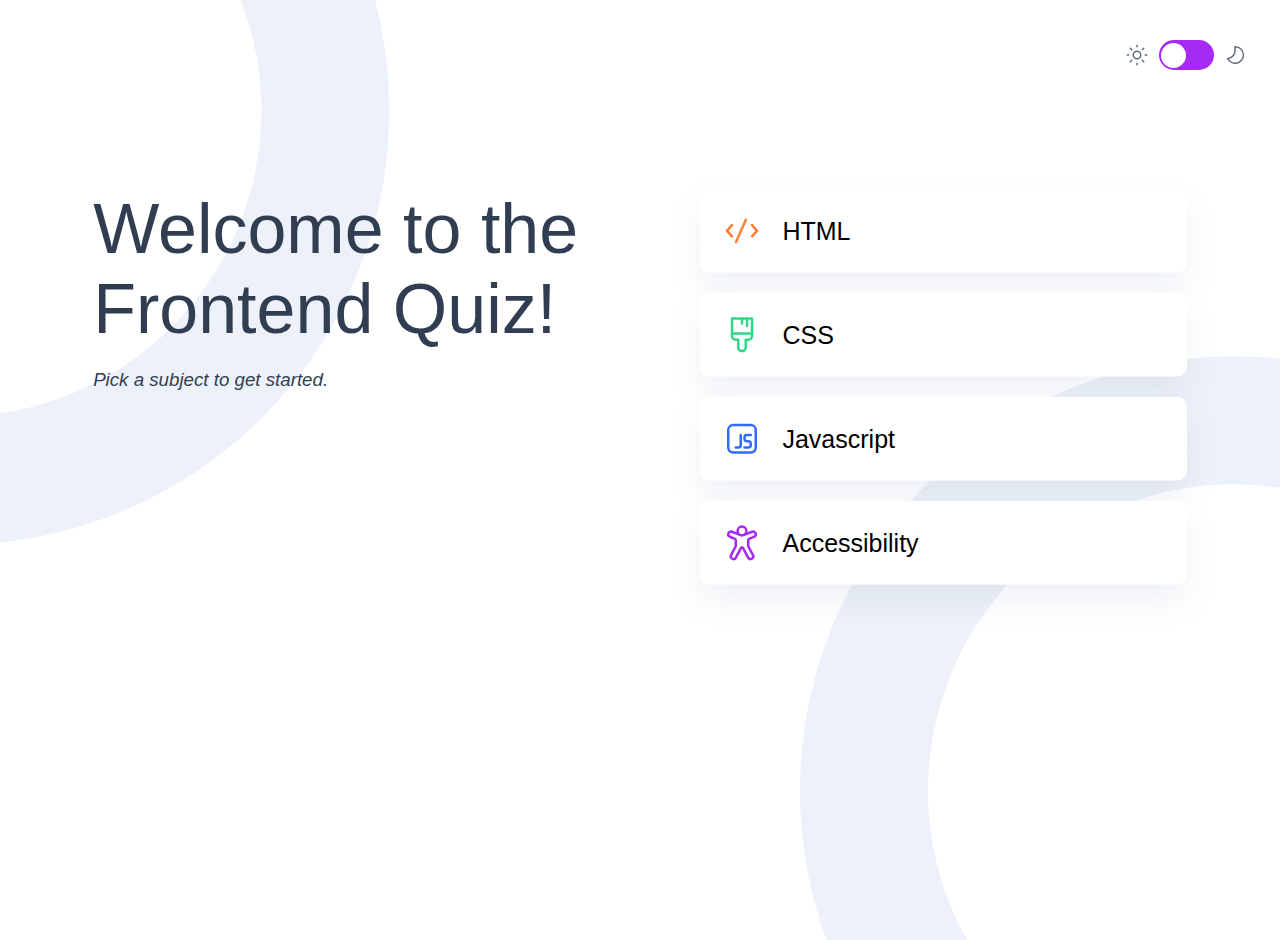
<file: index.html>
<!DOCTYPE html>
<html lang="en">

<head>
  <meta charset="UTF-8">
  <meta name="viewport" content="width=device-width, initial-scale=1.0">

  <link rel="icon" type="image/png" sizes="32x32" href="./assets/images/favicon-32x32.png">
  <link rel="stylesheet" href="./styles/style.css">


  <title>Frontend Mentor | Frontend quiz app</title>
</head>

<body>
  <header>
    <div class="theme-slider">
      <img class="sun-dark" src="./assets/images/icon-sun-light.svg" alt="Sun dark">
      <img class="sun-light" src="./assets/images/icon-sun-dark.svg" alt="Sun light">
      <div class="slide">
        <div class="slide-ball"></div>
      </div>
      <img class="moon-light" src="./assets/images/icon-moon-dark.svg" alt="Moon light">
      <img class="moon-dark" src="./assets/images/icon-moon-light.svg" alt="Moon dark">
    </div>
  </header>

  <main>
    <div class="info-container">
      <h1>Welcome to the<br><span>Frontend Quiz!</span></h1>
      <h3 class="line-3">Pick a subject to get started.</h3>
    </div>
    <div class="options-container">
      <button class="option" value="HTML">
        <img src="./assets/images/icon-html.svg" alt="html">
        <span class="subject">HTML</span>
      </button>
      <button class="option" value="CSS">
        <img src="./assets/images//icon-css.svg" alt="css">
        <span class="subject">CSS</span>
      </button>
      <button class="option" value="JavaScript">
        <img src="./assets/images/icon-js.svg" alt="javascript">
        <span class="subject">Javascript</span>
      </button>
      <button class="option" value="Accessibility">
        <img src="./assets/images/icon-accessibility.svg" alt="Accessibility">
        <span>Accessibility</span>
      </button>
    </div>
  </main>

  <script src="./index.js"></script>
</body>

</html>
</file>
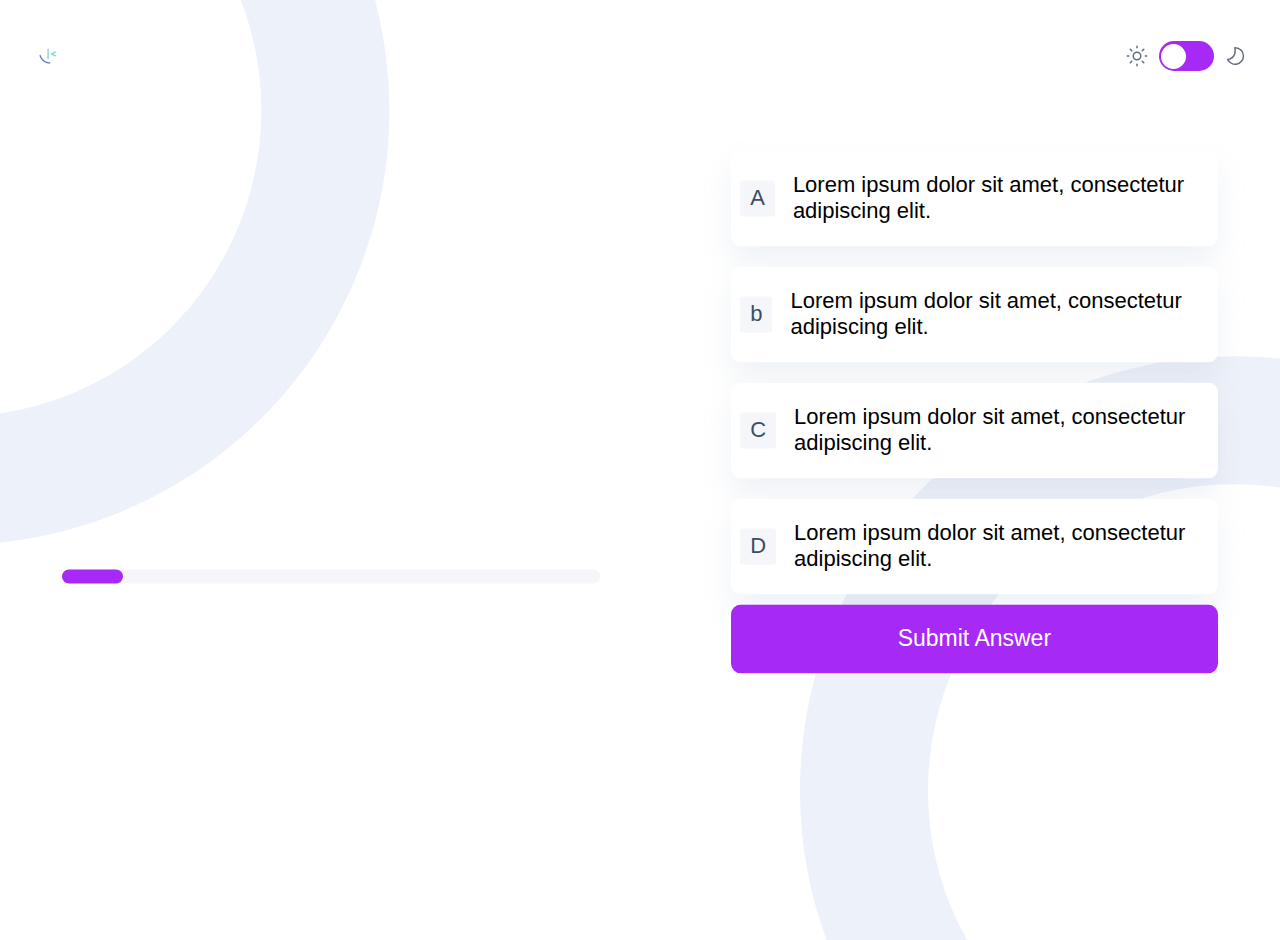
<file: subject.html>
<!DOCTYPE html>
<html lang="en">

<head>
    <meta charset="UTF-8">
    <meta name="viewport" content="width=device-width, initial-scale=1.0">

    <link rel="icon" type="image/png" sizes="32x32" href="./assets/images/favicon-32x32.png">
    <link rel="stylesheet" href="./styles/subject.css">


    <title>Frontend Mentor | Frontend quiz app</title>
</head>

<body>
    <header>
        <div class="subject-info">
            <img class="subject-logo" src="./assets/images/favicon-32x32.png" alt="subject logo">
            <span class="subject-title">Quiz</span>
        </div>
        <div class="theme-slider">
            <img class="sun-dark" src="./assets/images/icon-sun-light.svg" alt="Sun dark">
            <img class="sun-light" src="./assets/images/icon-sun-dark.svg" alt="Sun light">
            <div class="slide">
                <div class="slide-ball"></div>
            </div>
            <img class="moon-light" src="./assets/images/icon-moon-dark.svg" alt="Moon light">
            <img class="moon-dark" src="./assets/images/icon-moon-light.svg" alt="Moon dark">
        </div>
    </header>

    <main>
        <div class="info-container">
            <p class="question-number">Question 1 of 10</p>
            <p class='question'>Lorem ipsum dolor sit amet, consectetur adipiscing elit. Etiam gravida lectus vel quam
                convallis, eu posuere ante pellentesque. Interdum et malesuada fames ac ante ipsum primis in faucibus.
            </p>
            <div class="progress-bar"></div>
        </div>
        <div class="options">
            <div class="options-container">
                <button class="option">
                    <span class="letter">A</span>
                    <span class="option-a select">Lorem ipsum dolor sit amet, consectetur adipiscing elit.</span>
                    <img class="tick-mark" src="./assets/images/icon-correct.svg" alt="tick">
                    <img class="error-mark" src="./assets/images/icon-error.svg" alt="error">
                </button>
                <button class="option">
                    <span class="letter">b</span>
                    <span class="option-b select">Lorem ipsum dolor sit amet, consectetur adipiscing elit.</span>
                    <img class="tick-mark" src="./assets/images/icon-correct.svg" alt="tick">
                    <img class="error-mark" src="../assets/images/icon-error.svg" alt="error">
                </button>
                <button class="option">
                    <span class="letter">C</span>
                    <span class="option-c select">Lorem ipsum dolor sit amet, consectetur adipiscing elit.</span>
                    <img class="tick-mark" src="./assets/images/icon-correct.svg" alt="tick">
                    <img class="error-mark" src="./assets/images/icon-error.svg" alt="error">
                </button>
                <button class="option">
                    <span class="letter">D</span>
                    <span class="option-d select">Lorem ipsum dolor sit amet, consectetur adipiscing elit.</span>
                    <img class="tick-mark" src="./assets/images/icon-correct.svg" alt="tick">
                    <img class="error-mark" src="./assets/images/icon-error.svg" alt="error">
                </button>
            </div>
            <div class="submit">
                <button class="submit-btn">Submit Answer</button>
            </div>
        </div>

    </main>

    <script type="module" src="./js/subject.js"></script>
</body>

</html>
</file>
<file: styles/style.css>
:root {
  --font-color:rgba(49, 62, 81, 1);
  --blur-color: rgba(143, 160, 193, 0.14);
  --purple: #A729F5;
  --grey-navy: rgba(59, 77, 102, 1);
}
* {
  margin:0;
  padding:0;
  box-sizing: border-box;
}
body {
  font-family:'Rubik', Arial, Helvetica, sans-serif;
  color:var(--font-color);
  width: 85%;
  margin:auto;
  background-image: url(../assets/images/pattern-background-desktop-light.svg);
  background-repeat: no-repeat;
  background-size: cover;
  background-size: 100% 100%;
  min-height: 100vh;
  overflow-y: hidden;
}
.sun-dark, .moon-dark {
  display:none;
}
.dark {
  background-image: url(../assets/images/pattern-background-desktop-dark.svg);
  background-color: var(--font-color);
  color:#fff;
}
.dark-1 {
 display:none;
}
.dark-2 {
  display:initial;
}
.dark-3 {
  background-color: var(--grey-navy) !important;
  color:#fff;
}
.theme-slider {
  display:flex;
  justify-content: flex-end;
  margin-top:40px;
  align-items: center;
  gap: 10px;
}
.slide {
  width:55px;
  height: 30px;
  background-color: var(--purple);
  border-radius: 20px;
  display:flex;
  align-items: center;
  padding-left:2px;
  padding-right:2px;
}
.slide-ball {
  width:25px;
  height:25px;
  background-color:#fff;
  border-radius: 50%;
  position:relative;
}
.move {
  left:50%;
}
.slide-ball:hover {
  cursor: pointer;
}

main {
  display:flex;
  justify-content: space-around;
  transform: translateY(30%);
}
.info-container h1 {
  font-size:70px;
  font-weight: lighter;
}
.info-container span {
  font-weight:500;
}
.info-container h3 {
  font-weight: normal;
  font-style: italic;
  padding-top:20px;
}
.options-container {
  display:flex;
  flex-direction: column;
  gap:20px;
  width:40%;
}
.option {
  background-color: #fff;
  width:100%;
  padding:18px;
  border-radius: 10px;
  box-shadow: 0 16px 30px var(--blur-color);
  display:flex;
  align-items: center;
  border: 4px solid transparent;

}
.option:hover {
  box-shadow: 0 16px 10px var(--blur-color);
  cursor: pointer;
}
.option span{
  margin-left:20px;
  font-weight:500;
  font-size: 25px;
}

/*RESPONSIVE LAYOUT*/
@media (max-width: 1300px) {
  body {
    width: 95%;
  }
}
@media (max-width: 1070px) {
  body {
    width: 80%;
    overflow-y:scroll;

  }
  main {
    flex-direction: column;
    transform: translateY(10%);

  }
  .info-container h3 {
    padding-top:5px;
    padding-bottom:60px;
  }
  .options-container {
    width:100%;
    padding-bottom:20px;
  }
}
@media (max-width: 620px) {
    body{
      width:95%;
    }
  .info-container h1 {
    font-size:50px;
  }
  .info-container h3 {
    padding-bottom:30px;
  }
  main {
    transform: translateY(5%);

  }
}
@media (max-width: 400px) {
  .info-container h1 {
    font-size:40px;
  }
}
</file>
<file: styles/subject.css>
:root {
  --font-color:rgba(49, 62, 81, 1);
  --blur-color: rgba(143, 160, 193, 0.14);
  --purple: #A729F5;
  --grey-navy: rgba(59, 77, 102, 1);
  --light-grey: #F4F6FA;
  --green: #26D782;
  --red: #EE5454;
  
}
* {
  margin:0;
  padding:0;
  box-sizing: border-box;
}
body {
  font-family:'Rubik', Arial, Helvetica, sans-serif;
  color:var(--font-color);
  width: 85%;
  margin:auto;
  background-image: url(../assets/images/pattern-background-desktop-light.svg);
  background-repeat: no-repeat;
  background-size: cover;
  background-size: 100% 100%;
  min-height: 100vh;
  overflow-y: hidden;
}

.sun-dark, .moon-dark {
  display:none;
}
.dark {
  background-image: url(../assets/images/pattern-background-desktop-dark.svg);
  background-color: var(--font-color);
  color:#fff;
}
.dark-1 {
 display:none;
}
.dark-2 {
  display:initial;
}
.dark-3 {
  background-color: var(--grey-navy) !important;
  color:#fff;
}
.theme-slider {
  display:flex;
  justify-content: flex-end;
  align-items: center;
  gap: 10px;
}
.slide {
  width:55px;
  height: 30px;
  background-color: var(--purple);
  border-radius: 20px;
  display:flex;
  align-items: center;
  padding-left:2px;
  padding-right:2px;
}
.slide-ball {
  width:25px;
  height:25px;
  background-color:#fff;
  border-radius: 50%;
  position:relative;
}
.move {
  left:50%;
}
.slide-ball:hover {
  cursor: pointer;
}
header {
  display:flex;
  justify-content: space-between;
  align-items: center;
  margin-top:40px;
}
.subject-info {
  display:flex;
  align-items: center;
}
.subject-info span {
  font-size: 26px;
  font-weight:500;
  margin-left: 20px;
}
main {
  display:flex;
  justify-content: space-around;
  transform: translateY(15%);    
}
.info-container {
  display: flex;
  flex-direction: column;
  width: 50%;
  position: relative;
}
.info-container p:nth-child(1) {
  font-style: italic;
  font-size: 20px;
  margin-bottom:20px;
}
.info-container p:nth-child(2) {
  font-size: 36px;
  font-weight: 500;
} 
.progress-bar {
border-radius: 10px;
width: 10%;
height:14px;
background-color: var(--purple);
position:absolute;
bottom:90px;
}
.progress-bar::before {
content: '';
z-index: -1;
position:absolute;
border-radius: 10px;
width: 42vw;
height:14px;
background-color: #f4f6fa;
}

.options {
  display:flex;
  flex-direction: column;
  width:40%;

}  
.options-container {
  display:flex;
  flex-direction: column;
  gap:20px;
}
.option {
  background-color: #fff;
  width:100%;
  border-radius: 10px;
  box-shadow: 0 16px 30px var(--blur-color);
  display:flex;
  align-items: center;
  border: 4px solid transparent;

}
.option:hover {
  box-shadow: 0 16px 10px var(--blur-color);
  cursor: pointer;
}
.option span {
    font-size: 22px;
  }

.option .letter{
  color:var(--grey-navy);
  padding:5px 10px;
  border-radius: 3px;
  background-color: var(--light-grey);
  margin-left:5px;  
  text-align: center;
}
.option .select{
  font-weight:500;
  padding:18px;
  width:100%;
  text-align: left;
  min-height:100%;
}
.option img {
  display:none;
}

.submit button {
  width:100%;
  background-color: var(--purple);
  color: #fff;
  margin-top:10px;
  border: 1px solid transparent;
  padding-top:20px;
  padding-bottom:20px;
  font-size: 23px;
  border-radius:10px;
  font-weight: 500;
  transition: all 0.3s;
}
.submit button:hover {
  filter:opacity(0.6);
  cursor: pointer;
}
.active {
  border-color: var(--purple);
}
.active2 {
  background-color: var(--purple) !important;
  color:#fff !important ;
}
.correct {
  border-color: var(--green);
}
.correct2 {
  background-color: var(--green) !important;
  color:#fff !important;
}
.false {
  border-color: var(--red);
}
.false2 {
  background-color: var(--red)  !important;
  color:#fff !important;
}
.actual-answer {
  border-color: var(--green) !important;
}
/*RESPONSIVE LAYOUT*/
@media (max-width: 1300px) {
  body {
    width: 95%;
  }
}
@media (max-width: 1070px) {
  body {
    width: 80%;
    overflow-y:scroll;

  }
  main {
    flex-direction: column;
    transform: translateY(5%);
    align-items: center;

  }
.info-container {
  width:100%;
}
.progress-bar {
  position:initial;
  margin-top:40px;
  margin-bottom:40px;
}
.progress-bar::before {
  width:80vw;
}
  .options {
    width:100%;
    padding-bottom:20px;
  }
}
@media (max-width: 620px) {
    body{
      width:95%;
    }
  .info-container h1 {
    font-size:50px;
  }
  .info-container h3 {
    padding-bottom:30px;
  }
  main {
    transform: translateY(5%);

  }
}
@media (max-width: 400px) {
  .info-container h1 {
    font-size:40px;
  }
}
</file>
